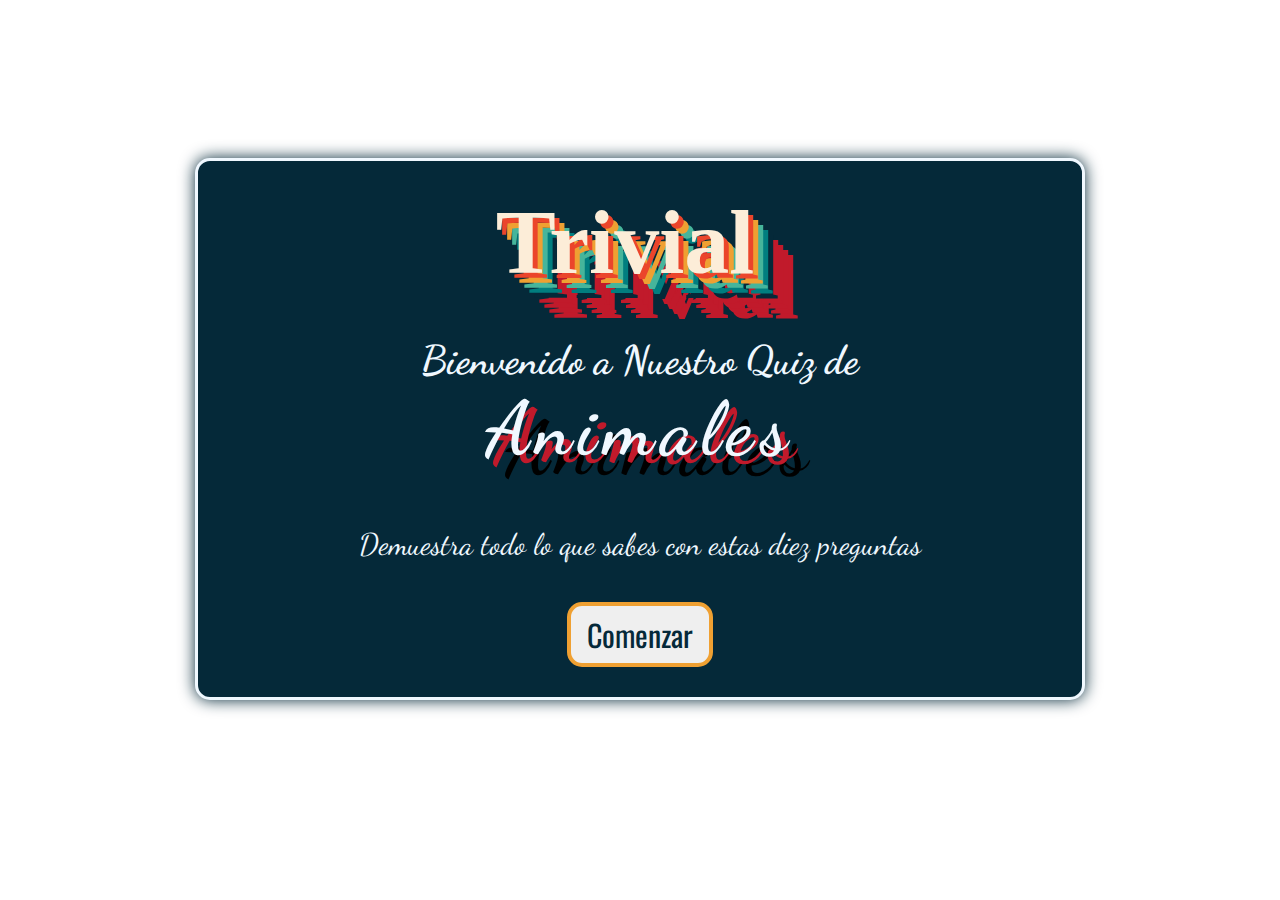
<file: index.html>
<!DOCTYPE html>
<html lang="en">
  <head>
    <meta charset="UTF-8" />
    <meta http-equiv="X-UA-Compatible" content="IE=edge" />
    <meta name="viewport" content="width=device-width, initial-scale=1.0" />
    <style>
      @import url("https://fonts.googleapis.com/css2?family=Oswald:wght@500&display=swap");
    </style>
    <style>
      @import url("https://fonts.googleapis.com/css2?family=Dancing+Script&family=Oswald:wght@500&display=swap");
    </style>
    <link rel="stylesheet" href="./css/style.css" />
    <title>Página de Inicio</title>
  </head>
  <body id="bodyindex">
    <div class="contenido">
        <h1 id="titulo">Trivial</h1>
        <h1 id="inicio">Bienvenido a Nuestro Quiz de <br> <span>Animales</span> </h1>
        <p>Demuestra todo lo que sabes con estas diez preguntas</p>
        <button id="btn"><a href="./quiz.html">Comenzar</a></button>  
  </body>
</html>
</file>
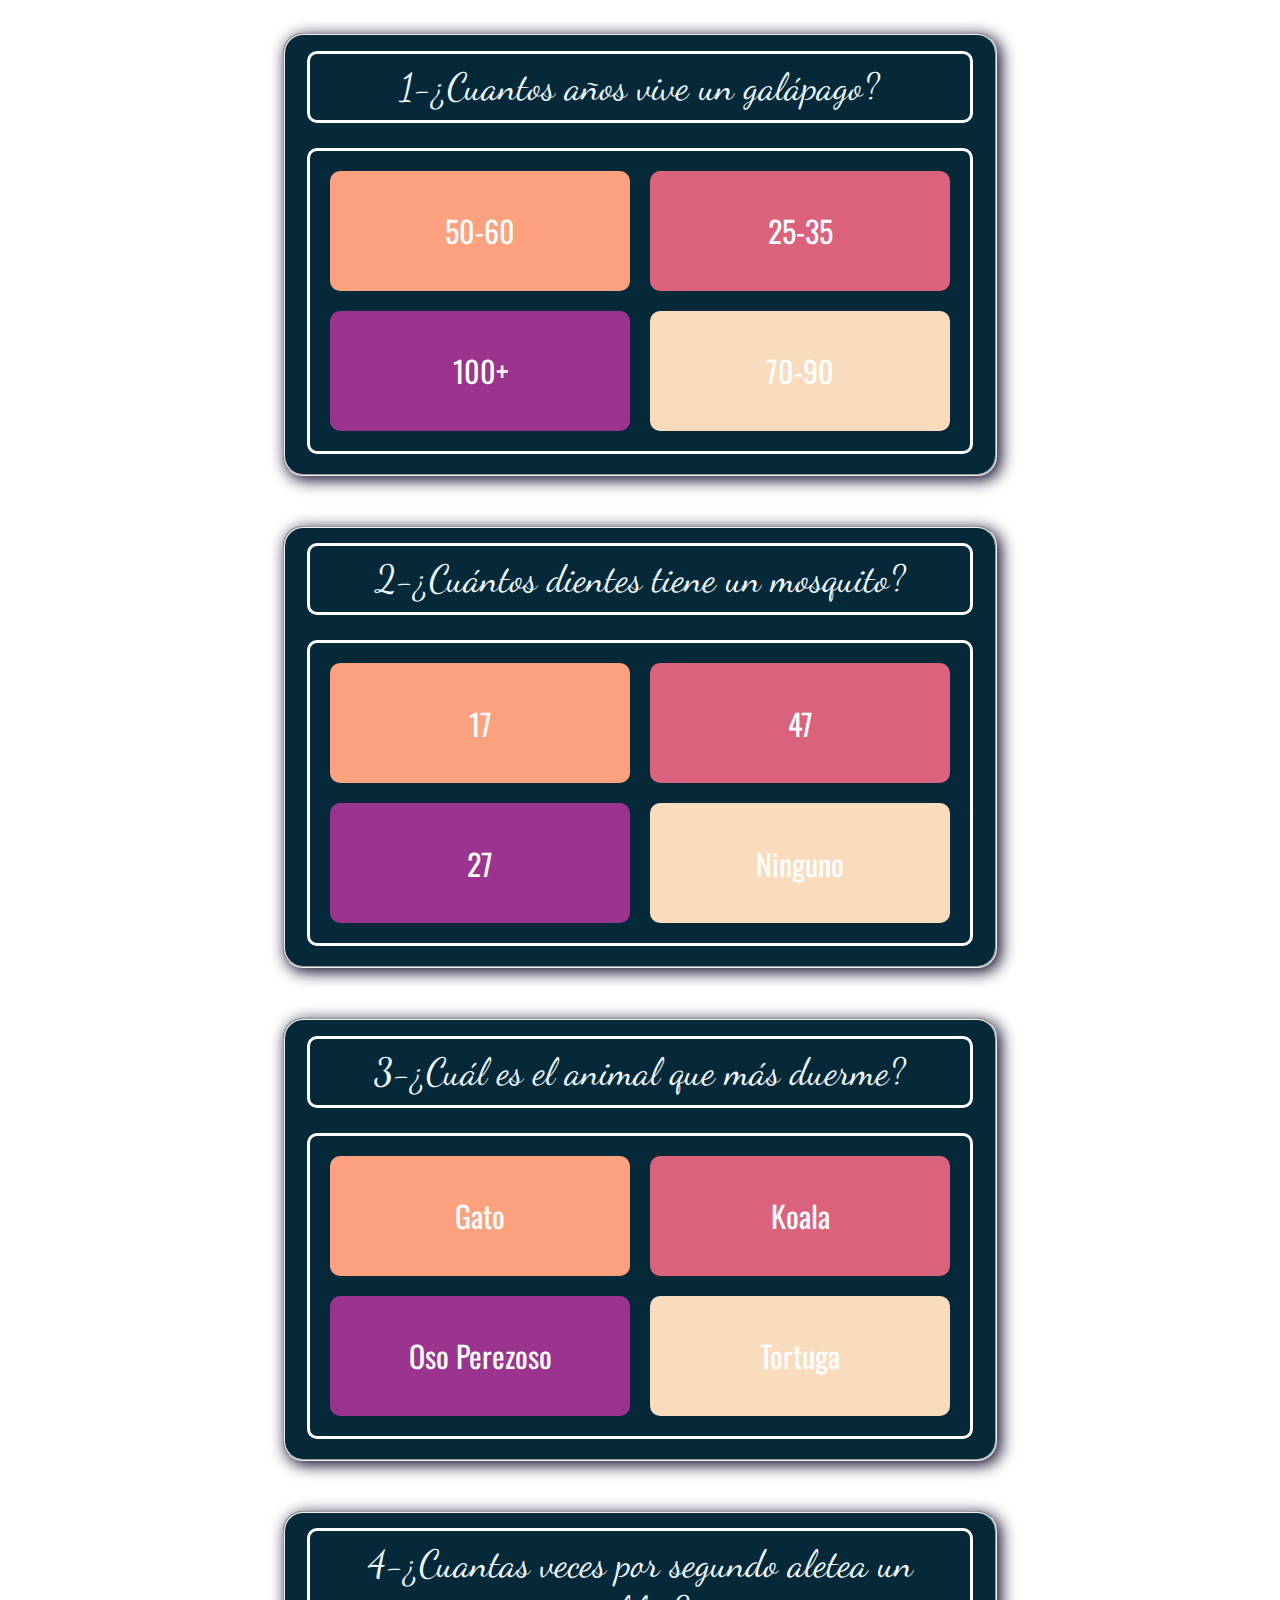
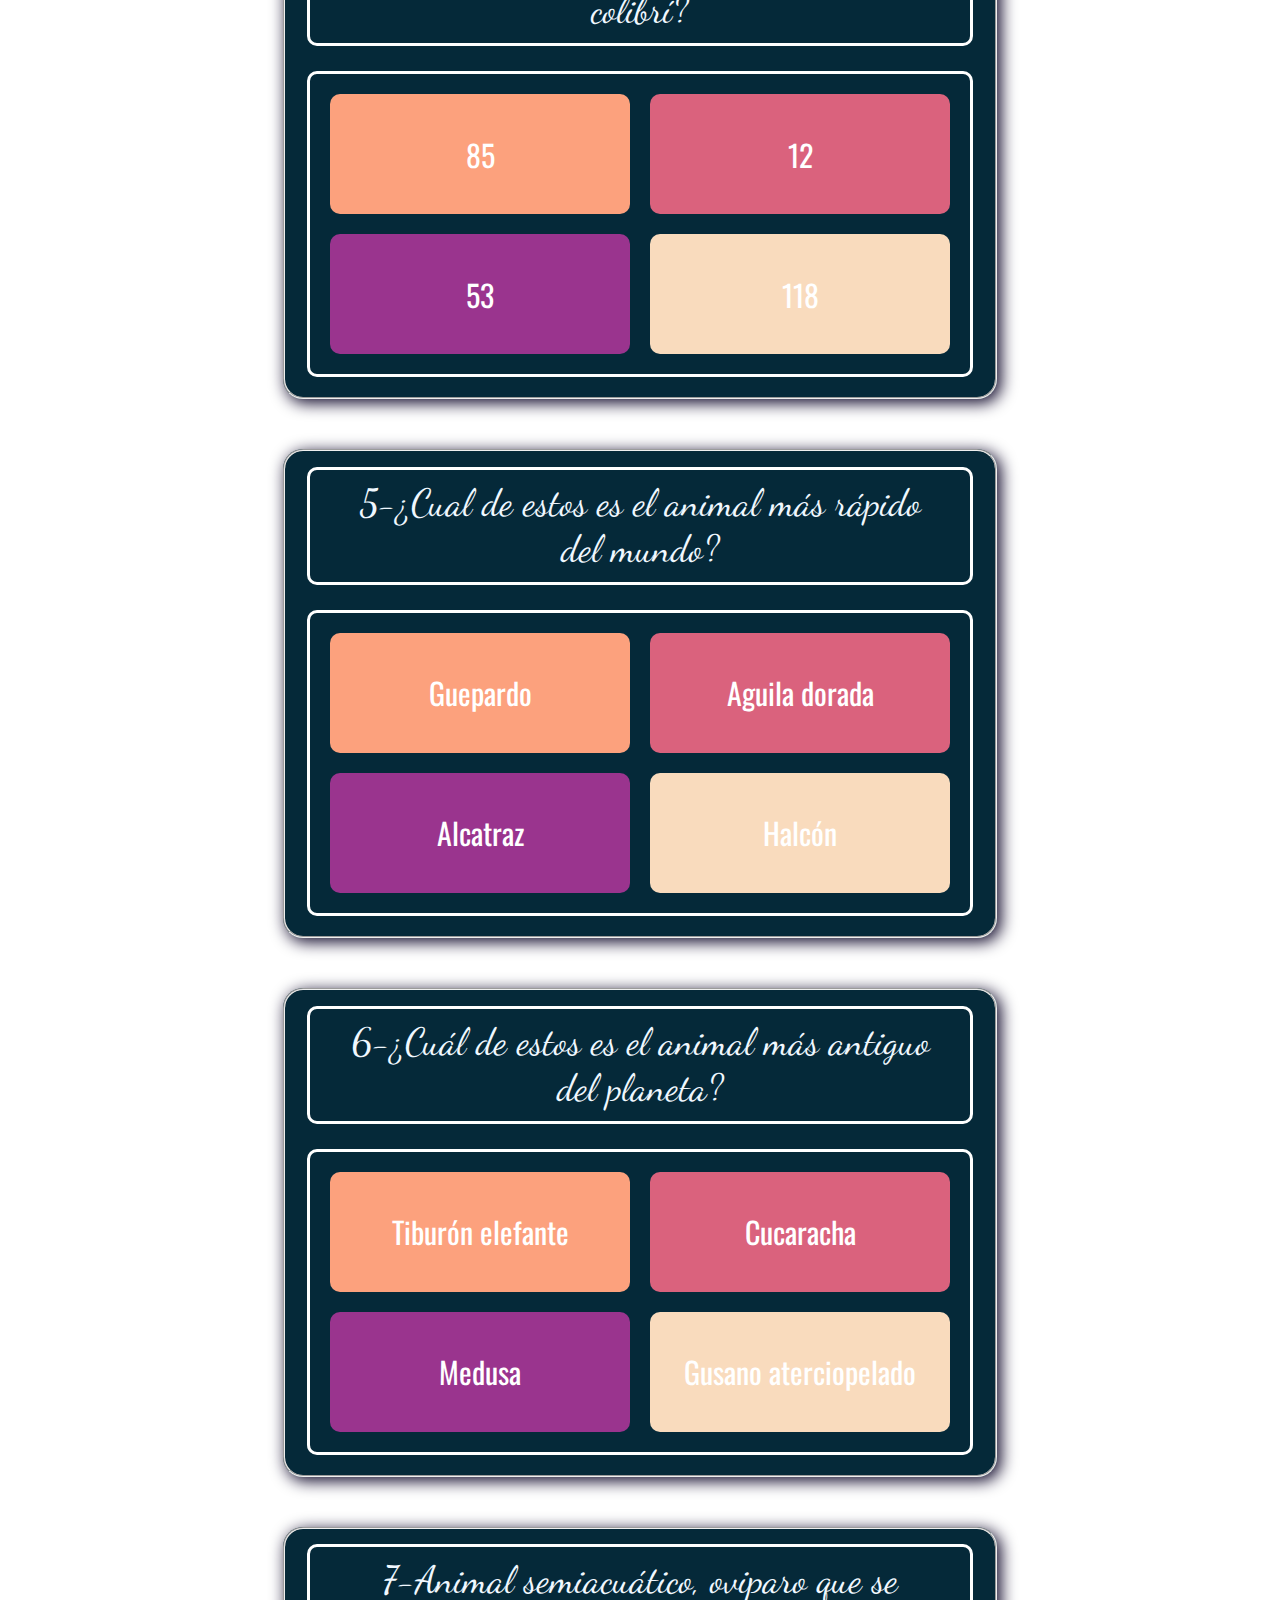
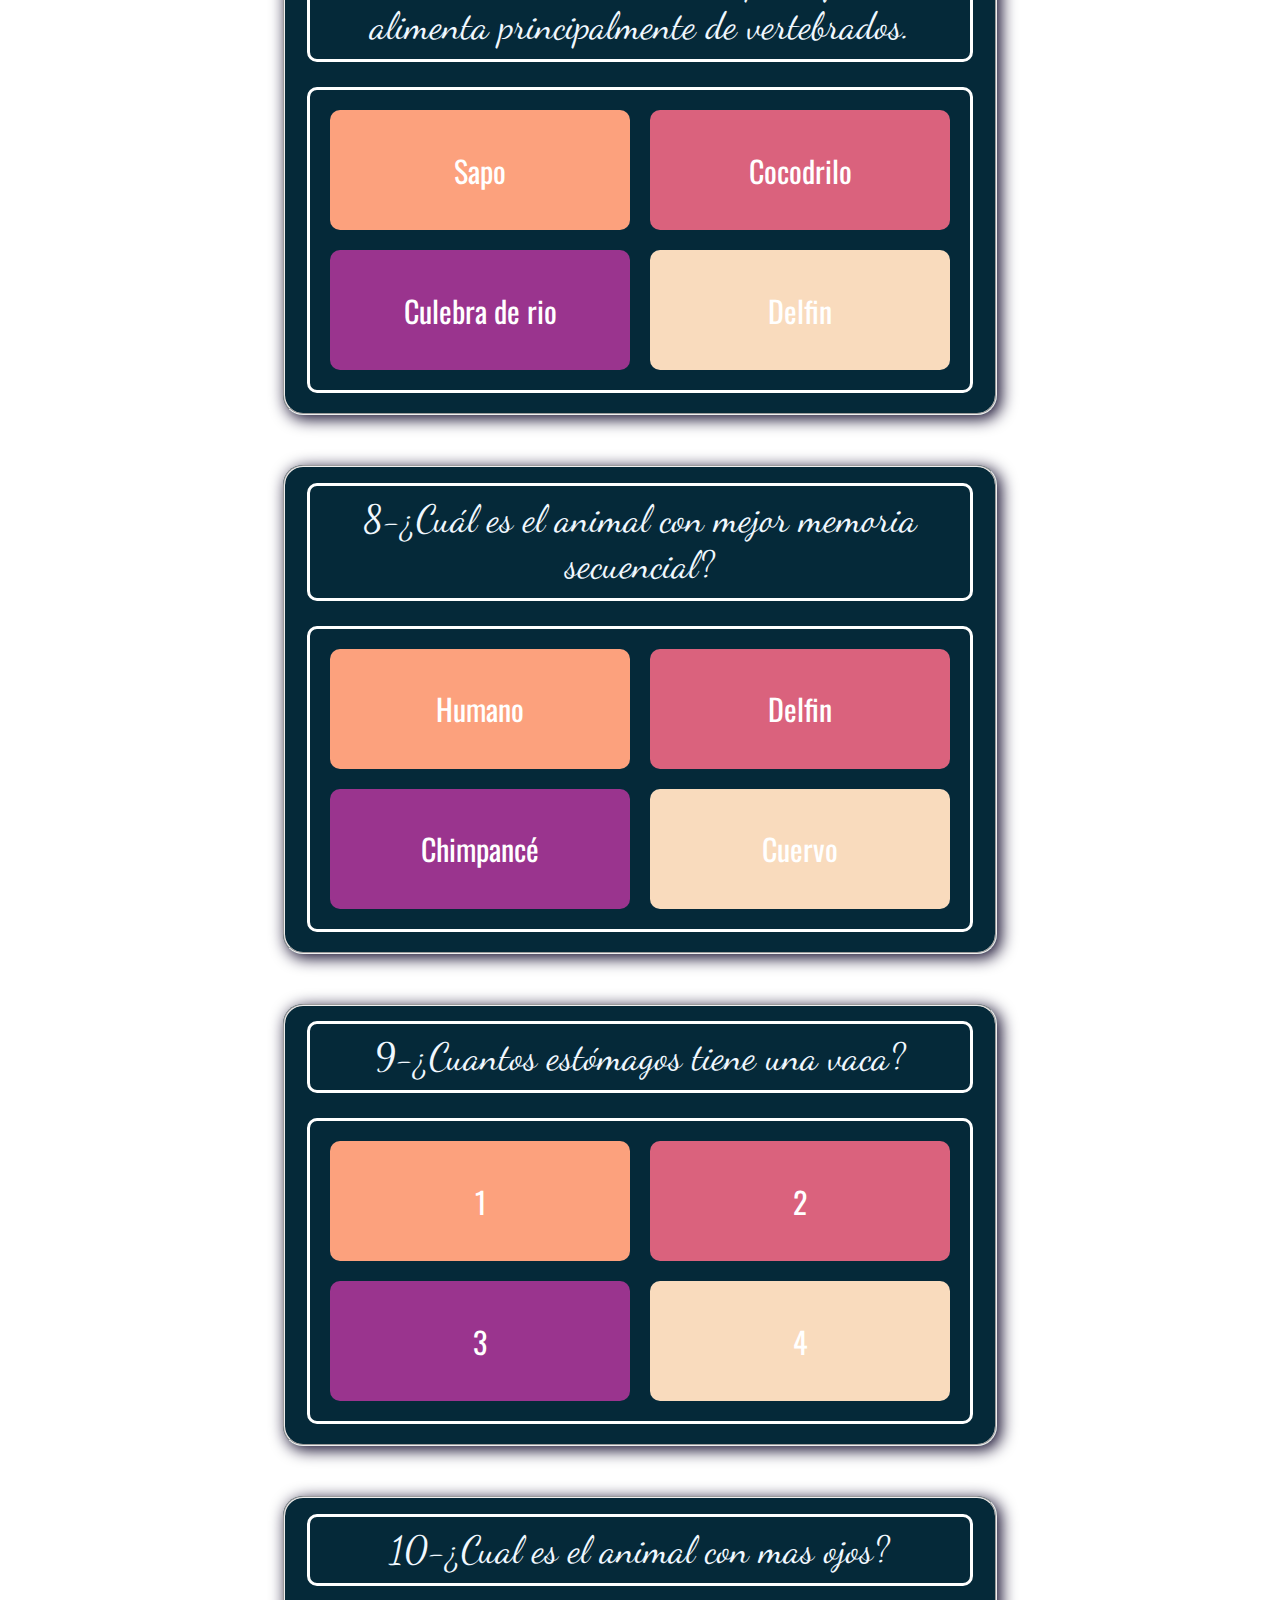
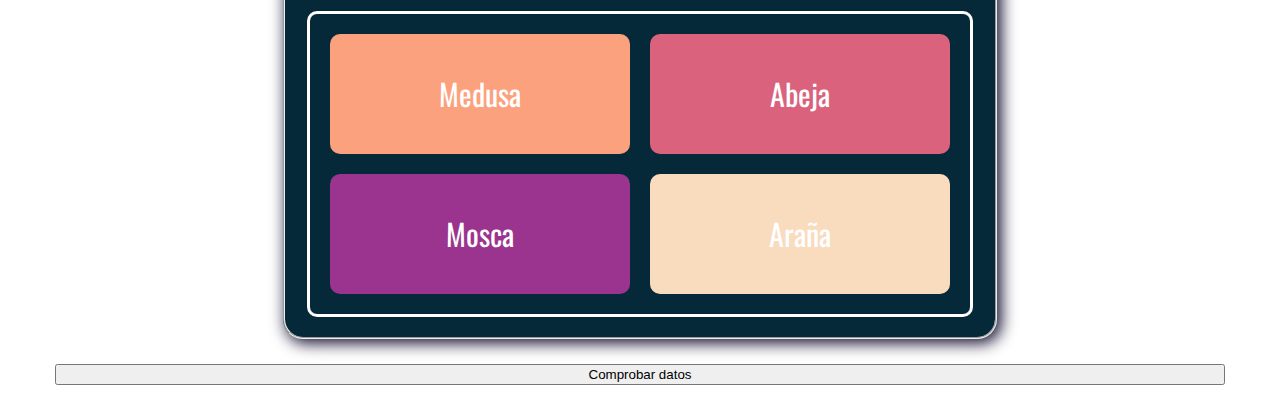
<file: quiz.html>
<!DOCTYPE html>
<html lang="en">
  <head>
    <meta charset="UTF-8" />
    <meta http-equiv="X-UA-Compatible" content="IE=edge" />
    <meta name="viewport" content="width=device-width, initial-scale=1.0" />
    <style>
      @import url("https://fonts.googleapis.com/css2?family=Oswald:wght@500&display=swap");
    </style>
    <style>
      @import url("https://fonts.googleapis.com/css2?family=Dancing+Script&family=Oswald:wght@500&display=swap");
    </style>
    <link rel="stylesheet" href="./css/style.css" />

    <title>Quiz</title>
  </head>
  <body>
    <form id="animalesQuiz" class="form" name="animales">
      <fieldset class="form__section">
        <p class="form__question">1-¿Cuantos años vive un galápago?</p>
        <div class="form__answers">
          <div class="form__a12">
            <div class="form__a1">
              <label class="form__respuesta" for="resp1_1">50-60</label>
              <input class="radio" type="radio" name="p1" value="a" />
            </div>
            <div class="form__a2">
              <label class="form__respuesta" for="resp1_2">25-35</label>
              <input class="radio" type="radio" name="p1" value="b" />
            </div>
          </div>
          <div class="form__a34">
            <div class="form__a3">
              <label for="">100+</label>
              <input class="radio" type="radio" name="p1" value="c" />
            </div>
            <div class="form__a4">
              <label for="">70-90</label>
              <input class="radio" type="radio" name="p1" value="d" />
            </div>
          </div>
        </div>
      </fieldset>
      <fieldset class="form__section">
        <p class="form__question">2-¿Cuántos dientes tiene un mosquito?</p>
        <div class="form__answers">
          <div class="form__a12">
            <div class="form__a1">
              <label class="" for="">17</label>
              <input class="radio" type="radio" name="p2" value="a" />
            </div>
            <div class="form__a2">
              <label for="merchant-field">47</label>
              <input class="radio" type="radio" name="p2" value="b" />
            </div>
          </div>
          <div class="form__a34">
            <div class="form__a3">
              <label for="sorcerer-field">27</label>
              <input class="radio" type="radio" name="p2" value="c" />
            </div>
            <div class="form__a4">
              <label for="">Ninguno</label>
              <input class="radio" type="radio" name="p2" value="d" />
            </div>
          </div>
        </div>
      </fieldset>
      <fieldset class="form__section">
        <p class="form__question">3-¿Cuál es el animal que más duerme?</p>
        <div class="form__answers">
          <div class="form__a12">
            <div class="form__a1">
              <label class="" for="bard-field">Gato</label>
              <input class="radio" type="radio" name="p3" value="a" />
            </div>
            <div class="form__a2">
              <label for="merchant-field">Koala</label>
              <input class="radio" type="radio" name="p3" value="b" />
            </div>
          </div>
          <div class="form__a34">
            <div class="form__a3">
              <label for="sorcerer-field">Oso Perezoso</label>
              <input class="radio" type="radio" name="p3" value="c" />
            </div>
            <div class="form__a4">
              <label for="">Tortuga</label>
              <input class="radio" type="radio" name="p3" value="d" />
            </div>
          </div>
        </div>
      </fieldset>
      <fieldset class="form__section">
        <p class="form__question">
          4-¿Cuantas veces por segundo aletea un colibrí?
        </p>
        <div class="form__answers">
          <div class="form__a12">
            <div class="form__a1">
              <label class="" for="bard-field">85</label>
              <input class="radio" type="radio" name="p4" value="a" />
            </div>
            <div class="form__a2">
              <label for="merchant-field">12</label>
              <input class="radio" type="radio" name="p4" value="b" />
            </div>
          </div>
          <div class="form__a34">
            <div class="form__a3">
              <label for="sorcerer-field">53</label>
              <input class="radio" type="radio" name="p4" value="c" />
            </div>
            <div class="form__a4">
              <label for="sailor-field">118</label>
              <input class="radio" type="radio" name="p4" value="d" />
            </div>
          </div>
        </div>
      </fieldset>
      <fieldset class="form__section">
        <p class="form__question">
          5-¿Cual de estos es el animal más rápido del mundo?
        </p>
        <div class="form__answers">
          <div class="form__a12">
            <div class="form__a1">
              <label class="" for="bard-field">Guepardo</label>
              <input class="radio" type="radio" name="p5" value="a" />
            </div>
            <div class="form__a2">
              <label for="merchant-field">Aguila dorada</label>
              <input class="radio" type="radio" name="p5" value="b" />
            </div>
          </div>
          <div class="form__a34">
            <div class="form__a3">
              <label for="sorcerer-field">Alcatraz</label>
              <input class="radio" type="radio" name="p5" value="c" />
            </div>
            <div class="form__a4">
              <label for="sailor-field">Halcón</label>
              <input class="radio" type="radio" name="p5" value="d" />
            </div>
          </div>
        </div>
      </fieldset>
      <fieldset class="form__section">
        <p class="form__question">
          6-¿Cuál de estos es el animal más antiguo del planeta?
        </p>
        <div class="form__answers">
          <div class="form__a12">
            <div class="form__a1">
              <label class="" for="bard-field">Tiburón elefante</label>
              <input class="radio" type="radio" name="p6" value="a" />
            </div>
            <div class="form__a2">
              <label for="merchant-field">Cucaracha</label>
              <input class="radio" type="radio" name="p6" value="b" />
            </div>
          </div>
          <div class="form__a34">
            <div class="form__a3">
              <label for="sorcerer-field">Medusa</label>
              <input class="radio" type="radio" name="p6" value="c" />
            </div>
            <div class="form__a4">
              <label for="sailor-field">Gusano aterciopelado</label>
              <input class="radio" type="radio" name="p6" value="d" />
            </div>
          </div>
        </div>
      </fieldset>
      <fieldset class="form__section">
        <p class="form__question">
          7-Animal semiacuático, oviparo que se alimenta principalmente de
          vertebrados.
        </p>
        <div class="form__answers">
          <div class="form__a12">
            <div class="form__a1">
              <label class="" for="bard-field">Sapo</label>
              <input class="radio" type="radio" name="p7" value="a" />
            </div>
            <div class="form__a2">
              <label for="merchant-field">Cocodrilo</label>
              <input class="radio" type="radio" name="p7" value="b" />
            </div>
          </div>
          <div class="form__a34">
            <div class="form__a3">
              <label for="sorcerer-field">Culebra de rio</label>
              <input class="radio" type="radio" name="p7" value="c" />
            </div>
            <div class="form__a4">
              <label for="sailor-field">Delfin</label>
              <input class="radio" type="radio" name="p7" value="d" />
            </div>
          </div>
        </div>
      </fieldset>
      <fieldset class="form__section">
        <p class="form__question">
          8-¿Cuál es el animal con mejor memoria secuencial?
        </p>
        <div class="form__answers">
          <div class="form__a12">
            <div class="form__a1">
              <label class="" for="bard-field">Humano</label>
              <input class="radio" type="radio" name="p8" value="a" />
            </div>
            <div class="form__a2">
              <label for="merchant-field"> Delfin</label>
              <input class="radio" type="radio" name="p8" value="b" />
            </div>
          </div>
          <div class="form__a34">
            <div class="form__a3">
              <label for="sorcerer-field"> Chimpancé</label>
              <input class="radio" type="radio" name="p8" value="c" />
            </div>
            <div class="form__a4">
              <label for="sailor-field">Cuervo</label>
              <input class="radio" type="radio" name="p8" value="d" />
            </div>
          </div>
        </div>
      </fieldset>
      <fieldset class="form__section">
        <p class="form__question">9-¿Cuantos estómagos tiene una vaca?</p>
        <div class="form__answers">
          <div class="form__a12">
            <div class="form__a1">
              <label class="" for="bard-field">
                <input class="radio" type="radio" name="p9" value="a" />1</label
              >
            </div>
            <div class="form__a2">
              <label for="merchant-field"> 2</label
              ><input class="radio" type="radio" name="p9" value="b" />
            </div>
          </div>
          <div class="form__a34">
            <div class="form__a3">
              <label for="sorcerer-field"> 3</label
              ><input class="radio" type="radio" name="p9" value="c" />
            </div>
            <div class="form__a4">
              <label for="sailor-field"> 4</label>
              <input class="radio" type="radio" name="p9" value="d" />
            </div>
          </div>
        </div>
      </fieldset>
      <fieldset class="form__section">
        <p class="form__question">10-¿Cual es el animal con mas ojos?</p>

        <div class="form__answers">
          <div class="form__a12">
            <div class="form__a1">
              <label class="" for="bard-field"> Medusa</label>
              <input class="radio" type="radio" name="p10" value="a" />
            </div>
            <div class="form__a2">
              <label for="merchant-field"> Abeja</label>
              <input class="radio" type="radio" name="p10" value="b" />
            </div>
          </div>
          <div class="form__a34">
            <div class="form__a3">
              <label for="sorcerer-field"> Mosca</label>
              <input class="radio" type="radio" name="p10" value="c" />
            </div>
            <div class="form__a4">
              <label for="sailor-field"> Araña</label
              ><input class="radio" type="radio" name="p10" value="d" />
            </div>
          </div>
        </div>
      </fieldset>
      <button type="submit">Comprobar datos</button>
    </form>
  <div id="animalesAsignados">
  </div>
  <script src="./js/script.js"></script>
  </body>
</html>
</file>
<file: css/style.css>
body {
  color: aliceblue;
  display: flex;
  justify-content: center;
}
.form {
  display: flex;
  flex-flow: column;
}
.form__section {
  width: 50%;
  border-radius: 20px;
  box-shadow: 0.2em 0.2em 1em 0px #0d0628;
  background-color: #052939;
  margin: 25px auto 25px auto;
}
.form__question {
  margin: 10px 10px 25px 10px;
  padding: 10px 25px;
  font-family: Dancing Script;
  font-size: 38px;
  border-radius: 10px;
  text-align: center;
  border: solid 3px white;
}
.form__answers {
  padding: 10px;
  margin: 10px;
  border-radius: 10px;
  border: 3px solid white;
  display: flex;
  justify-content: center;
  flex-flow: column;
}
.form__a12 {
  justify-content: center;
  align-items: center;
  display: flex;
  flex-flow: column;
}
.form__a34 {
  justify-content: center;
  align-items: center;
  display: flex;
  flex-flow: column;
}
.form__a1,
.form__a2,
.form__a3,
.form__a4 {
  margin: 10px;
  font-family: Oswald;
  font-size: 30px;
  border-radius: 10px;
  width: 300px;
  height: 120px;
  color: white;
  display: flex;
  justify-content: center;
  align-items: center;
  position: relative;
  transition: 0.7s;
}

.radio {
  height: 120px;
  width: 300px;
  position: absolute;
  left: -3px;
  bottom: 0px;
  right: 15px;
  opacity: 0%;
}
input[type="radio"]:checked + label {
color: #052939;
text-shadow: 0px 0px 4px white;
font-size: 40px;
text-align: center;
}

.form__a1:hover,
.form__a2:hover,
.form__a3:hover,
.form__a4:hover {
  background-color: #1088bb;
  box-shadow: 0em 0em 0.3em 0px #ffe8c8;
}

.form__a1 {
  background-color: #fca17d;
}

.form__a2 {
  background-color: #da627d;
}

.form__a3 {
  background-color: #9a348e;
}

.form__a4 {
  background-color: #f9dbbd;
}

#boton {
  margin: 5px auto;
  border-radius: 15px;
  background-color: #052939;
  color: white;
  width: 40%;
  border: 3px solid white;
  box-shadow: 0.2em 0.2em 1em 0px #0d0628;
  padding: 10px;
  font-family: Oswald;
  font-size: 20px;
  transition: 00.5s;
}

#boton:hover {
  box-shadow: 0.1em 0.1em 1em 0px #efa032;
  transform: scale(1.03);
  background-color: #1088bb;
}

/* ALERTAS */

#alertNoCheck {
  margin: 150px;
  display: none;
  padding: 70px;
  border: 2px solid #efa032;
  background-color: #052939d5;
  border-radius: 15px;
  font-family: oswald;
  text-align: justify;
  text-align: center;
  font-size: 40px;
  color: white;
  box-shadow: 0em 0em 1em 0px #052939;
  position: fixed;
  z-index: 10;
}
#alertOk1,
#alertOk2,
#alertOk3,
#alertOk4,
#alertOk5,
#alertOk6,
#alertOk7,
#alertOk8,
#alertOk9,
#alertOk10,
#alertOk11 {
  margin-top: 25px;
  display: none;
  justify-content: center;
  align-items: center;
  flex-flow: column;
  border: 3px solid #efa032;
  background-color: #052939e5;
  border-radius: 15px;
  font-family: oswald;
  text-align: justify;
  text-align: center;
  position: fixed;
  z-index: 10;
  box-shadow: 0em 0em 1em 0px #052939;
}

.img1,
.img2,
.img3,
.img4,
.img5,
.img6,
.img7,
.img8,
.img9,
.img10,
.img11 {
  box-shadow: 0em 0em 0.5em 0px #bfbcce;
  border: 2px solid #efa032;
  border-radius: 15px;
  width: 300px;
  margin: 25px;
  text-align: center;
}
.frase1,
.frase2,
.frase2,
.frase4,
.frase5,
.frase6,
.frase7,
.frase8,
.frase9,
.frase10,
.frase11 {
  margin: 0px 20px 20px;
  font-family: oswald;
  text-align: justify;
  text-align: center;
  display: block;
  font-size: 25px;
  color: white;
  text-shadow: 0em 0em 1em 0px #052939;
}
.botones{
  margin-bottom: 15px;
  display: flex;
  justify-content: center;
  flex-direction: column;
  align-items: center;
}
.botones>button{
  margin: 13px;
  font-size: 20px;
  font-family: oswald;
  border-radius: 10px;
  width: 200px;
  border: 3px solid #EFA032;
  cursor: pointer;
  box-shadow: 0em 0em 0.2em 0px #bfbcce;
}
.botones>button>a{
  text-transform: uppercase;
  text-decoration: none;
  color: #052939;
}

.botones>button>a:hover{
  text-transform: uppercase;
  text-decoration: none;
  color: white;
}
.botones>button:hover{
  box-shadow: 0em 0em 0.5em 0px #bfbcce;
  background-color: #efa032;
  border:2px solid #bfbcce;
  color: #bfbcce;

}
/* PÄGINA DE INDEX */

.contenido {
  margin-top: 15px;
  display: flex;
  flex-direction: column;
  align-items: center;
  justify-content: center;
  width: 99%;
  border: solid;
  border-radius: 15px;
  background-color: #052939;
  box-shadow: 0em 0em 1em 0px #052939;
}

.contenido > #btn {

  border: #efa032 solid 4px;
  border-radius: 15px;
  transition: all 0.5s ease-out;
  font-family: oswald;
  display: flex;
  align-items: center;
  justify-content: center;
  margin: 15px auto 30px;
}
#btn > a {
  padding: 5px 10px;
  text-decoration: none;
  color: #052939;
  font-size: 30px;
}
.contenido > #btn:hover {
  transform: scale(1.05);
  filter: sepia(1);
}

.contenido > #titulo {
  margin: 30px 30px 25px 0px;
  font-size: 70px;
  text-align: center;
  color: #fcedd8;
  font-family: "Niconne", cursive;
  font-weight: 700;
  text-shadow: 5px 5px 0px #eb452b, 10px 10px 0px #efa032, 15px 15px 0px #46b59b,
    20px 20px 0px #017e7f, 25px 25px 0px #052939, 30px 30px 0px #c11a2b,
    35px 35px 0px #c11a2b, 40px 40px 0px #c11a2b, 45px 45px 0px #c11a2b;
}

#inicio {
  font-family: Dancing script;
  text-align: center;
  color: aliceblue;
  font-size: 40px;
  padding: 0 40px;
}
#inicio > span {
  font-size: 75px;
  letter-spacing: 0.1em;
  -webkit-text-stroke-color: white;
  text-shadow: 8px 8px #c11a2b, 20px 20px #000000;
}

.contenido > p {
  margin: 20px;
  color: #0d0628;
  font-family: Dancing script;
  font-size: 30px;
  text-align: center;
  color: aliceblue;
  padding: 5px;
}

@media screen and (min-width: 760px) {
  .contenido{
    width: 70%;
    margin-top: 50px;
  }
  .contenido > #titulo {
    margin: 30px 30px 15px 0px;
    font-size: 90px;
    text-align: center;
    color: #fcedd8;
    font-family: "Niconne", cursive;
    font-weight: 700;
    text-shadow: 5px 5px 0px #eb452b, 10px 10px 0px #efa032, 15px 15px 0px #46b59b,
      20px 20px 0px #017e7f, 25px 25px 0px #052939, 30px 30px 0px #c11a2b,
      35px 35px 0px #c11a2b, 40px 40px 0px #c11a2b, 45px 45px 0px #c11a2b;
  }
.form__a34,
.form__a12 {
  justify-content: center;
  align-items: center;
  display: flex;
  flex-flow: row;
}
.img1,
.img2,
.img3,
.img4,
.img5,
.img6,
.img7,
.img8,
.img9,
.img10,
.img11 {
  width: 400px;
  margin: 30px 60px 15px 60px;
}
#boton {
  width: 220px;
}

#boton:hover {
  
  width: 220px;
}
.botones{

  flex-direction: row;

}
#alertOk1,
#alertOk2,
#alertOk3,
#alertOk4,
#alertOk5,
#alertOk6,
#alertOk7,
#alertOk8,
#alertOk9,
#alertOk10,
#alertOk11 {
  margin-top: 50px;
}
}
@media screen and (min-width: 1024px){
.contenido{
  margin-top: 150px;
}
}
</file>
